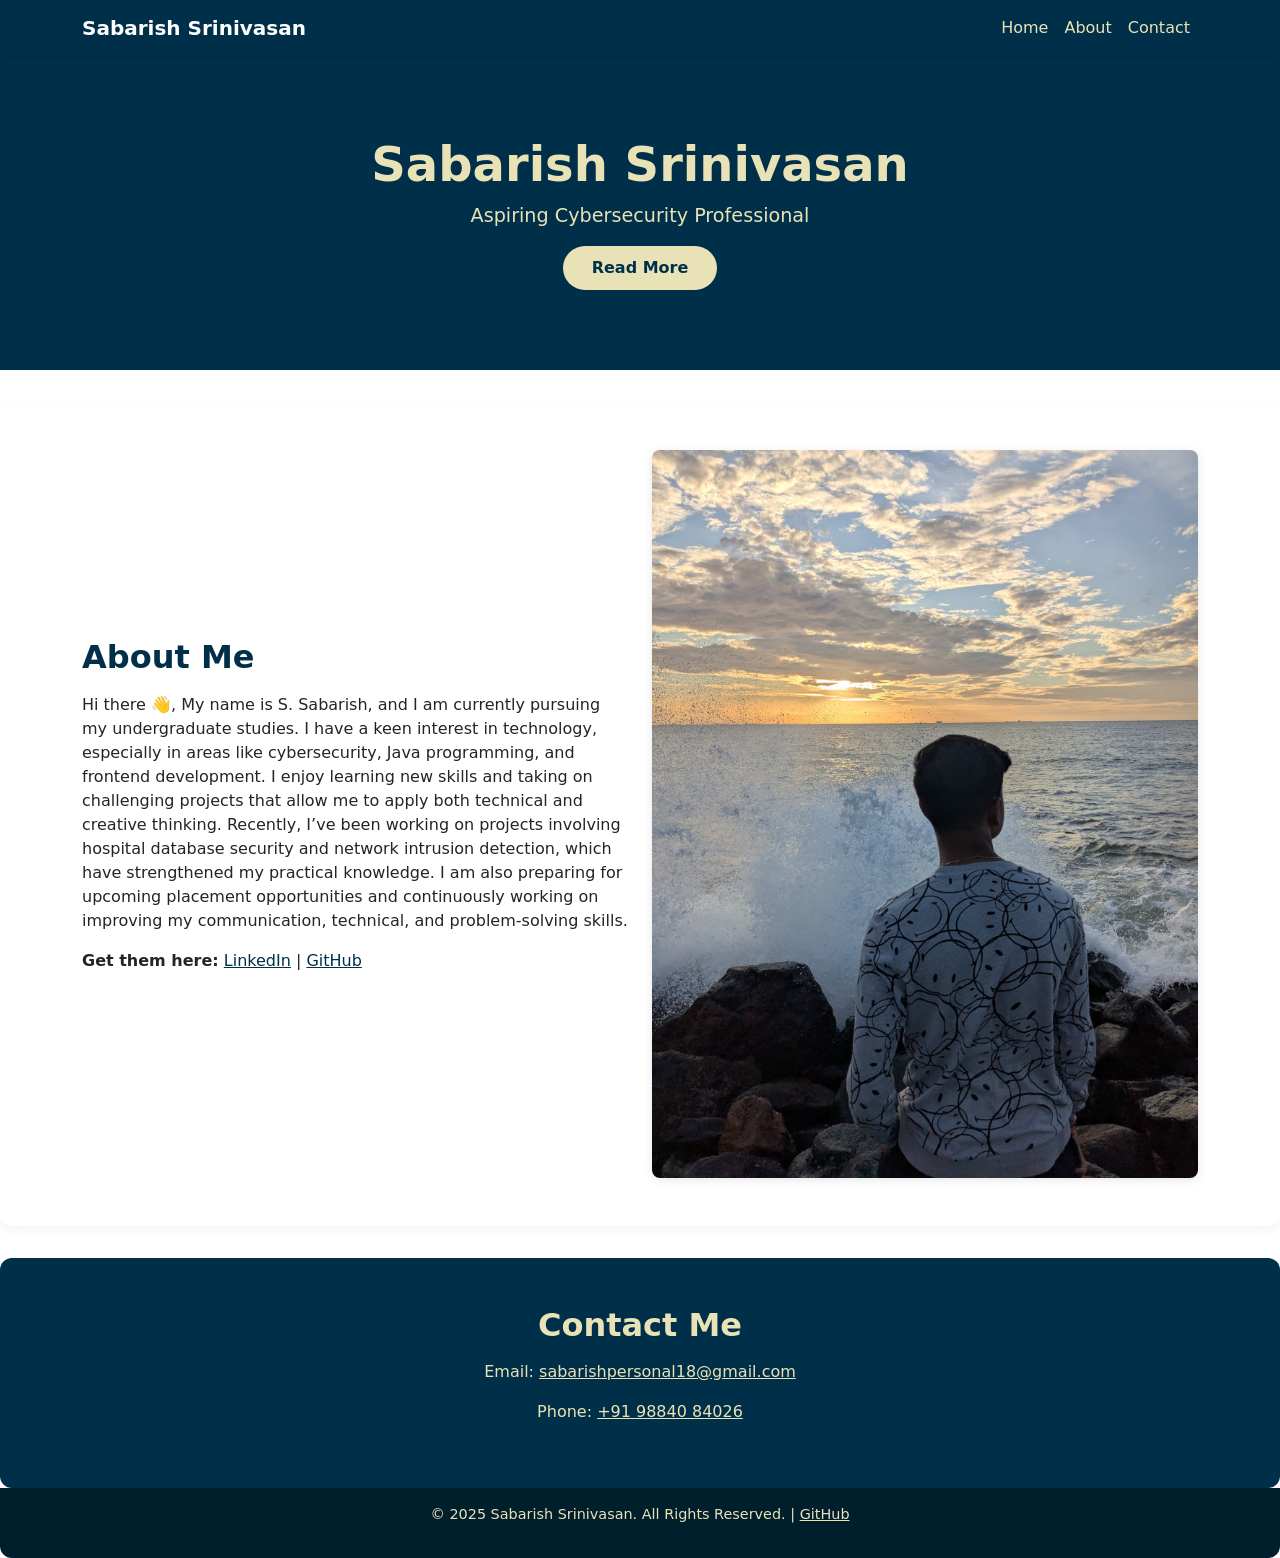
<file: index.html>
<!DOCTYPE html>
<html lang="en">
<head>
    <meta charset="UTF-8">
    <meta name="viewport" content="width=device-width, initial-scale=1.0">
    <title>Sabarish Srinivasan</title>
    <link rel="icon" href="img1.jpg" type="image/x-icon">
    <link rel="stylesheet" href="style.css">
    <link href="https://cdn.jsdelivr.net/npm/bootstrap@5.0.2/dist/css/bootstrap.min.css" rel="stylesheet" 
          integrity="sha384-EVSTQN3/azprG1Anm3QDgpJLIm9Nao0Yz1ztcQTwFspd3yD65VohhpuuCOmLASjC" 
          crossorigin="anonymous">
    <link href="https://fonts.googleapis.com/css2?family=Montserrat:wght@400;600&display=swap" rel="stylesheet">
</head>
<body>

    <!-- Navbar -->
    <nav class="navbar navbar-expand-lg navbar-dark">
        <div class="container">
            <a class="navbar-brand" href="#">Sabarish Srinivasan</a>
            <button class="navbar-toggler" type="button" data-bs-toggle="collapse" data-bs-target="#navbarNav">
                <span class="navbar-toggler-icon"></span>
            </button>
            <div class="collapse navbar-collapse" id="navbarNav">
                <ul class="navbar-nav ms-auto">
                    <li class="nav-item"><a class="nav-link" href="#home">Home</a></li>
                    <li class="nav-item"><a class="nav-link" href="#about">About</a></li>
                    <li class="nav-item"><a class="nav-link" href="#contact">Contact</a></li>
                </ul>
            </div>
        </div>
    </nav>

    <!-- Home Section -->
    <section id="home" class="text-center">
        <div class="container">
            <h1>Sabarish Srinivasan</h1>
            <p>Aspiring Cybersecurity Professional</p>
            <a href="#about" class="btn">Read More</a>
        </div>
    </section>

    <!-- About Section -->
    <section id="about">
        <div class="container">
            <div class="row align-items-center">
                <div class="col-md-6">
                    <h2>About Me</h2>
                    <p>Hi there 👋, My name is S. Sabarish, and I am currently pursuing my undergraduate studies. I have a keen interest in technology, especially in areas like cybersecurity, Java programming, and frontend development. I enjoy learning new skills and taking on challenging projects that allow me to apply both technical and creative thinking. Recently, I’ve been working on projects involving hospital database security and network intrusion detection, which have strengthened my practical knowledge. I am also preparing for upcoming placement opportunities and continuously working on improving my communication, technical, and problem-solving skills.</p>
                    <p><strong>Get them here:</strong> 
                        <a href="https://www.linkedin.com/in/sabarish-srinivasan/" target="_blank">LinkedIn</a> |
                        <a href="https://github.com/Sabarish2004" target="_blank">GitHub</a>
                    </p>
                </div>
                <div class="col-md-6 text-center">
                    <img src="img1.jpg" alt="Sabarish Image" class="img-fluid">
                </div>
            </div>
        </div>
    </section>

    <!-- Contact Section -->
    <section id="contact">
        <div class="container text-center">
            <h2>Contact Me</h2>
            <p>Email: <a href="mailto:sabarishpersonal18@gmail.com">sabarishpersonal18@gmail.com</a></p>
            <p>Phone: <a href="tel:+919884084026">+91 98840 84026</a></p>
        </div>
    </section>

    <!-- Footer -->
    <footer class="text-center">
        <p>&copy; 2025 Sabarish Srinivasan. All Rights Reserved. | 
           <a href="https://github.com/Sabarish2004" target="_blank" style="color: #EAE2B7;">GitHub</a>
        </p>
    </footer>

    <script src="https://cdn.jsdelivr.net/npm/bootstrap@5.0.2/dist/js/bootstrap.bundle.min.js" 
            integrity="sha384-MrcW6ZMFYlzcLA8Nl+NtUVF0sA7MsXsP1UyJoMp4YLEuNSfAP+JcXn/tWtIaxVXM" 
            crossorigin="anonymous"></script>
</body>
</html>
</file>
<file: style.css>
body {
    background-color: #f8f9fa;
    font-family: 'Segoe UI', Arial, sans-serif;
    color: #003049;
    margin: 0;
    padding: 0;
}

/* Navbar */
.navbar {
    background-color: #003049 !important;
    box-shadow: 0 2px 10px rgba(0, 0, 0, 0.1);
}
.navbar-brand {
    font-weight: bold;
    font-size: 1.5rem;
}
.navbar-nav .nav-link {
    font-weight: 500;
    color: #EAE2B7 !important;
}
.navbar-nav .nav-link:hover {
    color: #ffffff !important;
}

/* Home Section */
#home {
    background-color: #003049;
    color: #EAE2B7;
    padding: 5rem 0;
}
#home h1 {
    font-size: 3rem;
    font-weight: bold;
}
#home p {
    font-size: 1.2rem;
}
#home .btn {
    background-color: #EAE2B7;
    color: #003049;
    border-radius: 50px;
    font-weight: bold;
    padding: 0.6rem 1.8rem;
    transition: 0.3s;
    border: none;
}
#home .btn:hover {
    background-color: #ffffff;
    color: #003049;
    border: 1px solid #003049;
}

/* About Section */
#about {
    background-color: #ffffff;
    padding: 3rem 1rem;
    margin: 2rem auto;
    border-radius: 12px;
    box-shadow: 0 4px 12px rgba(0, 0, 0, 0.05);
}
#about h2 {
    color: #003049;
    font-weight: bold;
    margin-bottom: 1rem;
}
#about p {
    font-size: 1rem;
}
#about a {
    color: #003049;
    text-decoration: underline;
}
#about img {
    max-width: 100%;
    height: auto;
    border-radius: 8px;
    box-shadow: 0 2px 10px rgba(0, 0, 0, 0.1);
}

/* Contact Section */
#contact {
    background-color: #003049;
    color: #EAE2B7;
    padding: 3rem 1rem;
    border-radius: 12px;
}
#contact h2 {
    font-weight: bold;
    margin-bottom: 1rem;
}
#contact a {
    color: #EAE2B7;
    text-decoration: underline;
}

/* Footer */
footer {
    background-color: #001f2d;
    color: #EAE2B7;
    padding: 1rem;
    font-size: 0.9rem;
    border-radius: 0 0 12px 12px;
}

/* Responsive Tweaks */
@media (max-width: 768px) {
    #home h1 {
        font-size: 2.2rem;
    }
    #home p {
        font-size: 1rem;
    }
    #about .row {
        flex-direction: column;
    }
    #about .col-6 {
        width: 100% !important;
        margin-bottom: 1.5rem;
    }
    #about img {
        max-width: 250px;
        margin: auto;
    }
}
</file>
